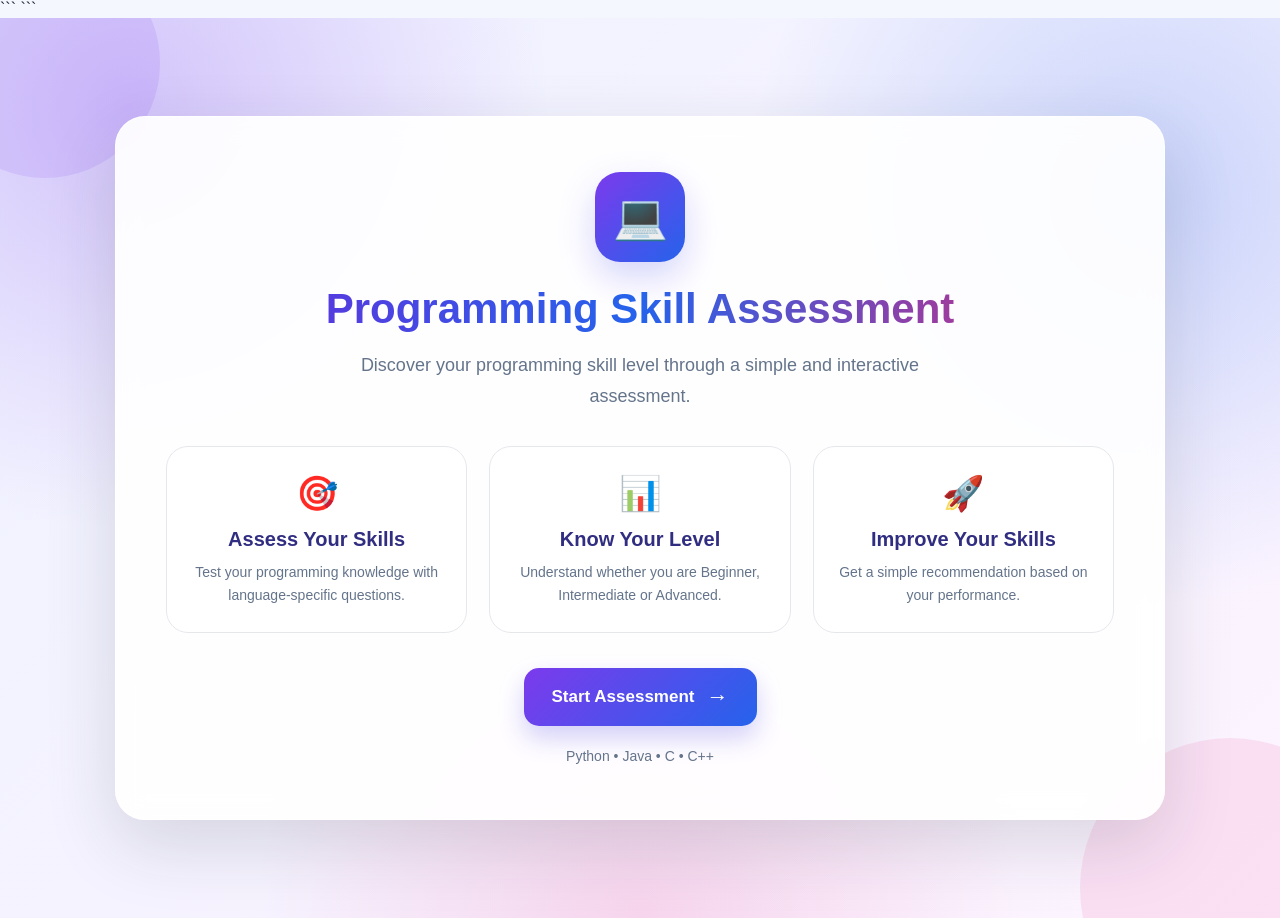
<file: index.html>
<!DOCTYPE html>

<html lang="en">

<head>


<meta charset="UTF-8">

<meta name="viewport" content="width=device-width, initial-scale=1.0">

<title>Programming Skill Assessment</title>

<link rel="stylesheet" href="style.css">
```

</head>

<body>

```
<div class="welcome-page">

    <div class="welcome-card">

        <div class="welcome-icon">
            💻
        </div>

        <h1>
            Programming Skill Assessment
        </h1>

        <p class="welcome-subtitle">
            Discover your programming skill level
            through a simple and interactive assessment.
        </p>


        <div class="features">

            <div class="feature-card">

                <div class="feature-icon">
                    🎯
                </div>

                <h3>
                    Assess Your Skills
                </h3>

                <p>
                    Test your programming knowledge
                    with language-specific questions.
                </p>

            </div>


            <div class="feature-card">

                <div class="feature-icon">
                    📊
                </div>

                <h3>
                    Know Your Level
                </h3>

                <p>
                    Understand whether you are
                    Beginner, Intermediate or Advanced.
                </p>

            </div>


            <div class="feature-card">

                <div class="feature-icon">
                    🚀
                </div>

                <h3>
                    Improve Your Skills
                </h3>

                <p>
                    Get a simple recommendation
                    based on your performance.
                </p>

            </div>

        </div>


        <a
            href="register.html"
            class="start-button"
        >

            Start Assessment

            <span>
                →
            </span>

        </a>


        <p class="welcome-note">
            Python • Java • C • C++
        </p>

    </div>

</div>


<script src="script.js"></script>


</body>

</html>
</file>
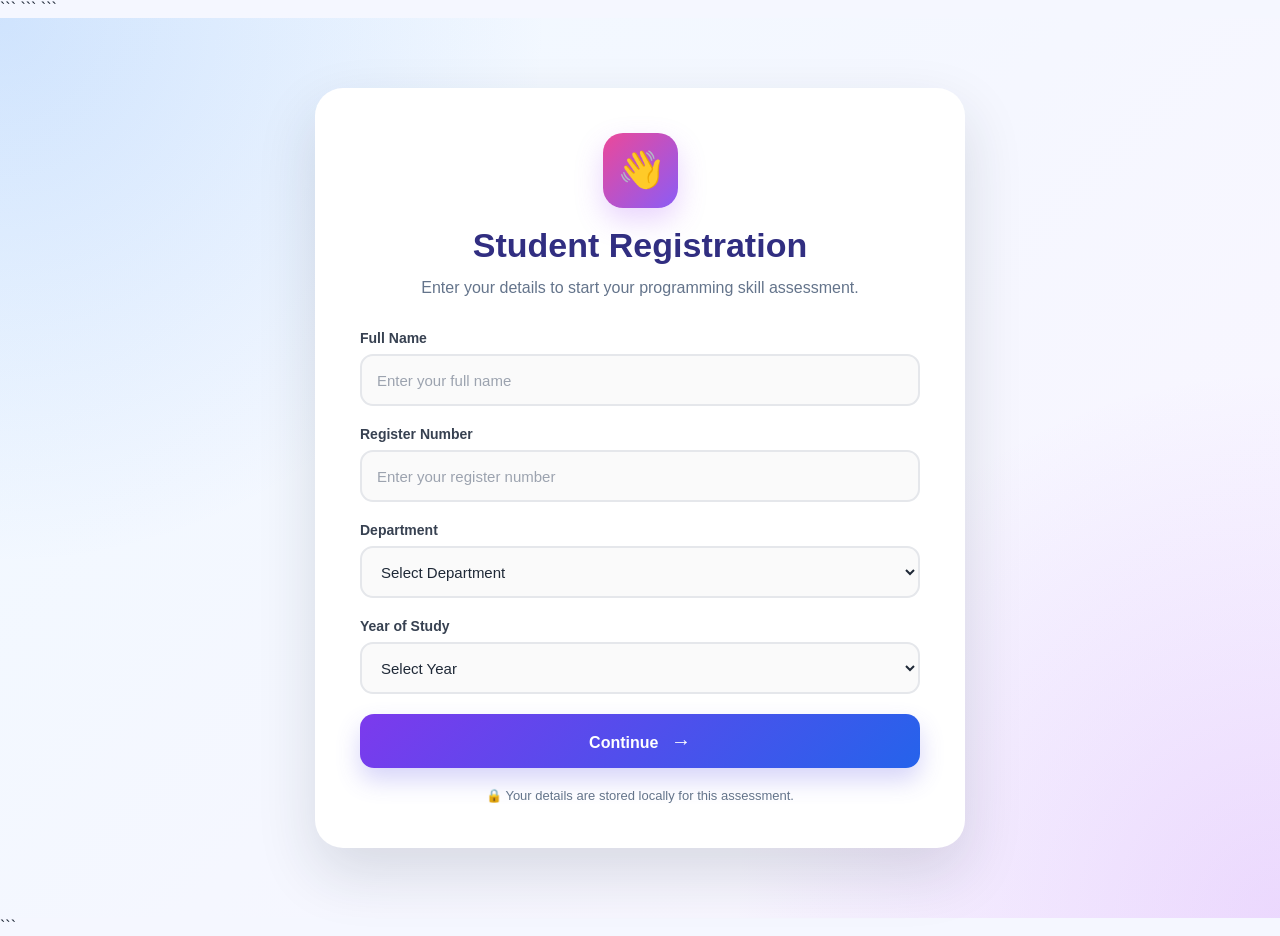
<file: language.html>
<!DOCTYPE html>

<html lang="en">

<head>

```
<meta charset="UTF-8">

<meta name="viewport" content="width=device-width, initial-scale=1.0">

<title>Select Programming Language</title>

<link rel="stylesheet" href="style.css">
```

</head>

<body>

```
<div class="language-page">

    <div class="language-wrapper">


        <!-- PAGE HEADER -->

        <div class="language-header">

            <div class="language-icon">
                💻
            </div>

            <h1>
                Choose Your Programming Language
            </h1>

            <p>
                Select a programming language to start your skill assessment.
            </p>

        </div>


        <!-- STUDENT DETAILS -->

        <div class="student-mini-card">

            <div class="student-details-left">

                <div class="student-mini-name" id="studentNameDisplay">
                    Student Name
                </div>

                <div class="student-mini-details">

                    <span id="studentRegisterDisplay">
                        Register Number
                    </span>

                    <span>
                        •
                    </span>

                    <span id="studentDepartmentDisplay">
                        Department
                    </span>

                    <span>
                        •
                    </span>

                    <span id="studentYearDisplay">
                        Year
                    </span>

                </div>

            </div>

            <div class="student-icon">
                🎓
            </div>

        </div>


        <!-- LANGUAGE SECTION -->

        <div class="language-selection">

            <h2>
                Select Language
            </h2>

            <p>
                Choose the language you want to test.
            </p>

        </div>


        <!-- LANGUAGE CARDS -->

        <div class="language-grid">


            <!-- PYTHON -->

            <div
                class="language-card"
                data-language="Python"
            >

                <div class="language-logo">
                    🐍
                </div>

                <h2>
                    Python
                </h2>

                <p>
                    Test your Python programming skills
                </p>

            </div>


            <!-- JAVA -->

            <div
                class="language-card"
                data-language="Java"
            >

                <div class="language-logo">
                    ☕
                </div>

                <h2>
                    Java
                </h2>

                <p>
                    Test your Java programming skills
                </p>

            </div>


            <!-- C -->

            <div
                class="language-card"
                data-language="C"
            >

                <div class="language-logo">
                    🔵
                </div>

                <h2>
                    C
                </h2>

                <p>
                    Test your C programming skills
                </p>

            </div>


            <!-- C++ -->

            <div
                class="language-card"
                data-language="C++"
            >

                <div class="language-logo">
                    ⚙️
                </div>

                <h2>
                    C++
                </h2>

                <p>
                    Test your C++ programming skills
                </p>

            </div>

        </div>


        <!-- START TEST BUTTON -->

        <button
            type="button"
            class="language-start"
            id="languageStartButton"
            disabled
        >

            Start Test

            <span>
                →
            </span>

        </button>


        <p
            class="language-message"
            id="languageMessage"
        >
            Please select a programming language.
        </p>


    </div>

</div>


<script>

    document.addEventListener("DOMContentLoaded", function () {


        /* ==========================================
           GET STUDENT DETAILS
        ========================================== */

        const savedDetails =
            localStorage.getItem("studentDetails");


        if (!savedDetails) {

            window.location.href = "register.html";

            return;

        }


        const studentDetails =
            JSON.parse(savedDetails);


        document.getElementById(
            "studentNameDisplay"
        ).textContent =
            studentDetails.name || "Student Name";


        document.getElementById(
            "studentRegisterDisplay"
        ).textContent =
            studentDetails.registerNo || "Register Number";


        document.getElementById(
            "studentDepartmentDisplay"
        ).textContent =
            studentDetails.department || "Department";


        document.getElementById(
            "studentYearDisplay"
        ).textContent =
            studentDetails.year || "Year";


        /* ==========================================
           LANGUAGE SELECTION
        ========================================== */

        const languageCards =
            document.querySelectorAll(".language-card");

        const startButton =
            document.getElementById("languageStartButton");

        const message =
            document.getElementById("languageMessage");


        let selectedLanguage = "";


        languageCards.forEach(function (card) {

            card.addEventListener("click", function () {


                /* Remove previous selection */

                languageCards.forEach(function (item) {

                    item.classList.remove("selected");

                });


                /* Select current language */

                card.classList.add("selected");


                selectedLanguage =
                    card.getAttribute("data-language");


                /* Save selected language */

                localStorage.setItem(
                    "selectedLanguage",
                    selectedLanguage
                );


                /* Enable Start Test button */

                startButton.disabled = false;


                startButton.classList.add("active");


                message.textContent =
                    selectedLanguage +
                    " selected. Click Start Test.";

            });

        });


        /* ==========================================
           START TEST
        ========================================== */

        startButton.addEventListener(
            "click",
            function () {


                if (selectedLanguage === "") {

                    message.textContent =
                        "Please select a programming language.";

                    return;

                }


                localStorage.setItem(
                    "selectedLanguage",
                    selectedLanguage
                );


                window.location.href =
                    "skill-test.html";

            }
        );


    });

</script>
```

</body>

</html>
</file>
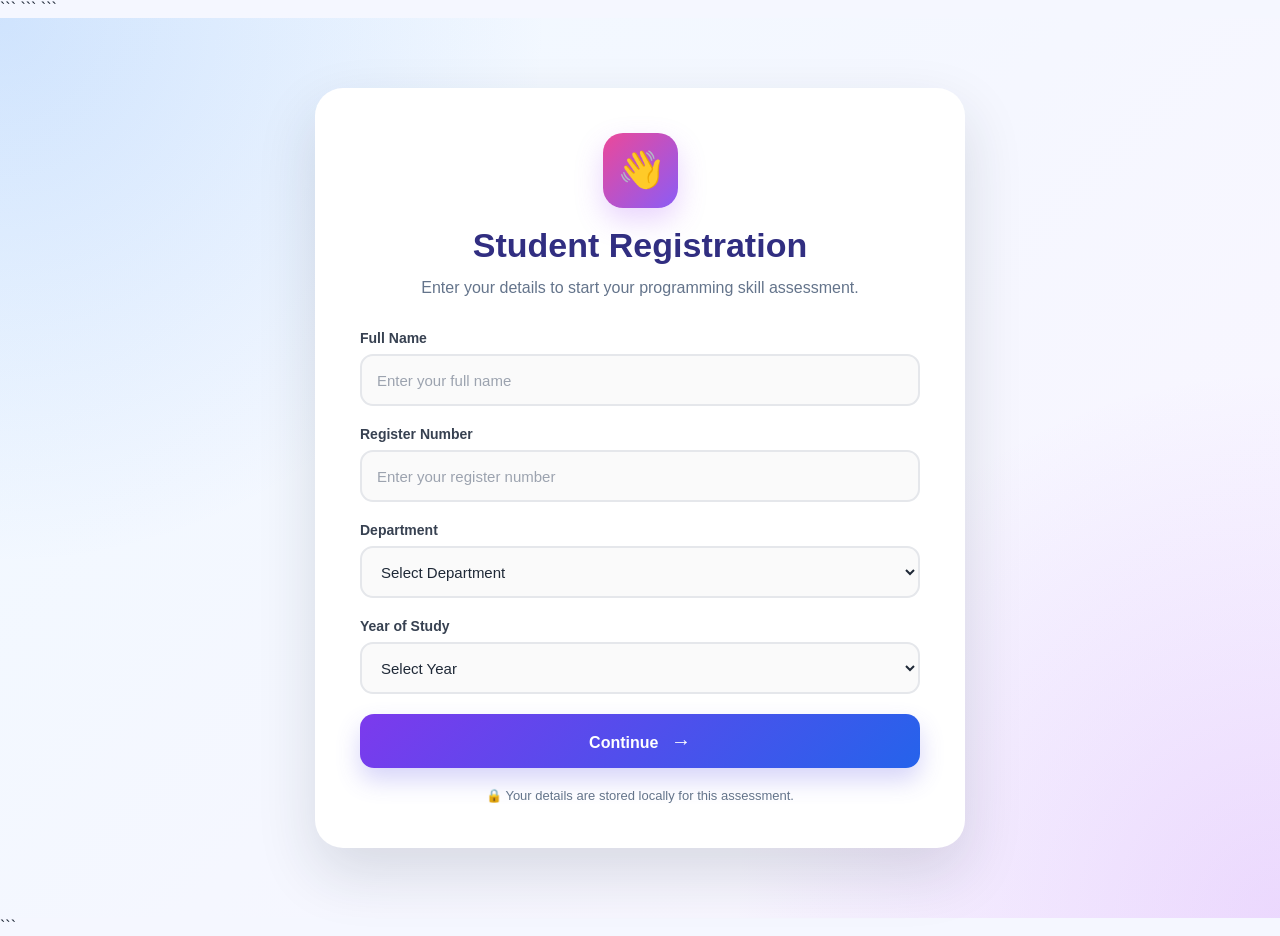
<file: register.html>
<!DOCTYPE html>

<html lang="en">

<head>

```
<meta charset="UTF-8">

<meta name="viewport" content="width=device-width, initial-scale=1.0">

<title>Student Registration</title>

<link rel="stylesheet" href="style.css">
```

</head>

<body>

```
<div class="registration-page">

    <div class="registration-card">

        <div class="registration-icon">
            👋
        </div>

        <h1>
            Student Registration
        </h1>

        <p class="registration-subtitle">
            Enter your details to start your programming skill assessment.
        </p>


        <form
            id="registrationForm"
            action="language.html"
            method="get"
        >

            <div class="input-group">

                <label for="studentName">
                    Full Name
                </label>

                <input
                    type="text"
                    id="studentName"
                    name="studentName"
                    placeholder="Enter your full name"
                    required
                >

            </div>


            <div class="input-group">

                <label for="registerNo">
                    Register Number
                </label>

                <input
                    type="text"
                    id="registerNo"
                    name="registerNo"
                    placeholder="Enter your register number"
                    required
                >

            </div>


            <div class="input-group">

                <label for="department">
                    Department
                </label>

                <select
                    id="department"
                    name="department"
                    required
                >

                    <option value="">
                        Select Department
                    </option>

                    <option value="CSE">
                        Computer Science and Engineering
                    </option>

                    <option value="ECE">
                        Electronics and Communication Engineering
                    </option>

                    <option value="EEE">
                        Electrical and Electronics Engineering
                    </option>

                    <option value="IT">
                        Information Technology
                    </option>

                </select>

            </div>


            <div class="input-group">

                <label for="year">
                    Year of Study
                </label>

                <select
                    id="year"
                    name="year"
                    required
                >

                    <option value="">
                        Select Year
                    </option>

                    <option value="1st Year">
                        1st Year
                    </option>

                    <option value="2nd Year">
                        2nd Year
                    </option>

                    <option value="3rd Year">
                        3rd Year
                    </option>

                    <option value="4th Year">
                        4th Year
                    </option>

                </select>

            </div>


            <button
                type="submit"
                class="continue-button"
            >

                Continue

                <span>
                    →
                </span>

            </button>

        </form>


        <p class="registration-note">

            🔒 Your details are stored locally for this assessment.

        </p>

    </div>

</div>


<script>

    document
        .getElementById("registrationForm")
        .addEventListener("submit", function () {

            const studentDetails = {

                name: document
                    .getElementById("studentName")
                    .value
                    .trim(),

                registerNo: document
                    .getElementById("registerNo")
                    .value
                    .trim(),

                department: document
                    .getElementById("department")
                    .value,

                year: document
                    .getElementById("year")
                    .value

            };


            localStorage.setItem(
                "studentDetails",
                JSON.stringify(studentDetails)
            );

        });

</script>
```

</body>

</html>
</file>
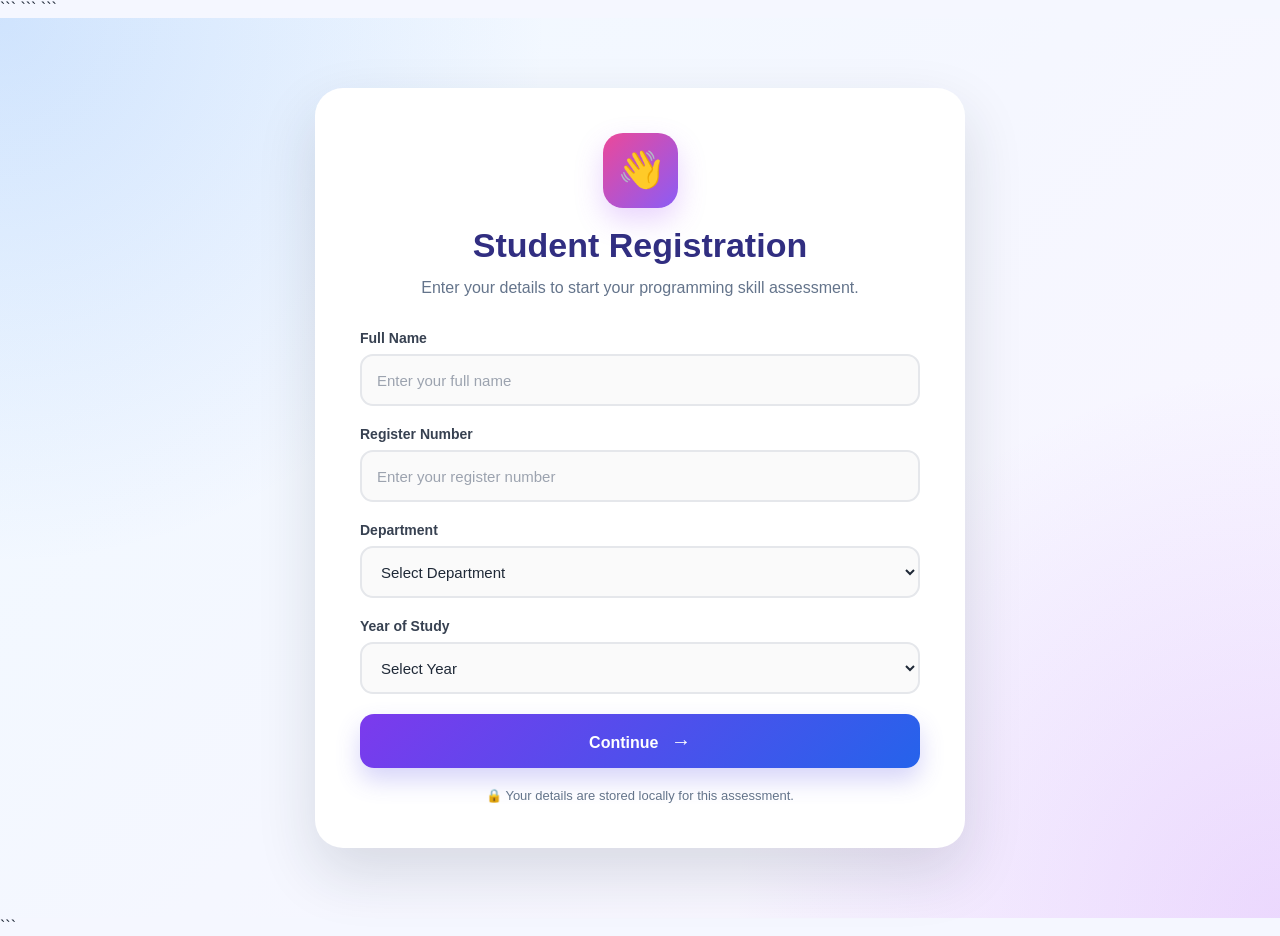
<file: result.html>
<!DOCTYPE html>

<html lang="en">

<head>

```
<meta charset="UTF-8">

<meta name="viewport" content="width=device-width, initial-scale=1.0">

<title>Assessment Result</title>

<link rel="stylesheet" href="style.css">
```

</head>

<body>

```
<div class="result-page">

    <div class="result-container">


        <!-- RESULT HEADER -->

        <div class="result-header">

            <div class="result-icon">
                🎉
            </div>

            <h1>
                Assessment Completed!
            </h1>

            <p>
                Here is your programming skill assessment result.
            </p>

        </div>


        <!-- STUDENT DETAILS -->

        <div class="student-result">


            <div class="student-result-item">

                <span class="result-label">
                    Student Name
                </span>

                <strong id="resultStudentName">
                    Student Name
                </strong>

            </div>


            <div class="student-result-item">

                <span class="result-label">
                    Register Number
                </span>

                <strong id="resultRegisterNo">
                    Register Number
                </strong>

            </div>


            <div class="student-result-item">

                <span class="result-label">
                    Department
                </span>

                <strong id="resultDepartment">
                    Department
                </strong>

            </div>


            <div class="student-result-item">

                <span class="result-label">
                    Programming Language
                </span>

                <strong id="resultLanguage">
                    Programming
                </strong>

            </div>


        </div>


        <!-- SCORE -->

        <div class="result-box">


            <div class="result-score-section">

                <p>
                    Your Score
                </p>

                <div
                    class="score"
                    id="score"
                >
                    0 / 10
                </div>

            </div>


            <div class="result-score-section">

                <p>
                    Percentage
                </p>

                <div
                    class="percentage"
                    id="percentage"
                >
                    0%
                </div>

            </div>


            <div class="result-score-section">

                <p>
                    Skill Level
                </p>

                <div
                    class="level"
                    id="level"
                >
                    Beginner
                </div>

            </div>


        </div>


        <!-- PROGRESS -->

        <div class="progress-wrapper">

            <div class="progress-title">

                <span>
                    Skill Assessment Progress
                </span>

                <span id="progressPercentage">
                    0%
                </span>

            </div>


            <div class="progress">

                <div
                    id="progressBar"
                    class="progress-bar"
                ></div>

            </div>

        </div>


        <!-- RECOMMENDATION -->

        <div class="recommendation">

            <div class="recommendation-icon">
                💡
            </div>


            <div>

                <h3>
                    Recommendation
                </h3>

                <p id="recommendation">
                    Keep learning and practicing your programming skills.
                </p>

            </div>

        </div>


        <!-- ACTION BUTTONS -->

        <div class="result-actions">


            <button
                type="button"
                class="result-button same-test"
                id="sameTestButton"
            >

                🔄 Take Same Test

            </button>


            <button
                type="button"
                class="result-button another-test"
                id="anotherTestButton"
            >

                💻 Choose Another Language

            </button>


        </div>


        <p class="result-footer">

            Keep practicing. Every question is a step
            towards becoming a better programmer! 🚀

        </p>


    </div>

</div>


<script>

    document.addEventListener(
        "DOMContentLoaded",
        function () {


            /* ==========================================
               GET SAVED DATA
            ========================================== */

            const savedDetails =
                localStorage.getItem(
                    "studentDetails"
                );


            const savedResult =
                localStorage.getItem(
                    "resultData"
                );


            const selectedLanguage =
                localStorage.getItem(
                    "selectedLanguage"
                );


            /* ==========================================
               CHECK DATA
            ========================================== */

            if (!savedDetails) {

                window.location.href =
                    "register.html";

                return;

            }


            if (!savedResult) {

                window.location.href =
                    "language.html";

                return;

            }


            const studentDetails =
                JSON.parse(savedDetails);


            const result =
                JSON.parse(savedResult);


            /* ==========================================
               STUDENT DETAILS
            ========================================== */

            document.getElementById(
                "resultStudentName"
            ).textContent =
                studentDetails.name;


            document.getElementById(
                "resultRegisterNo"
            ).textContent =
                studentDetails.registerNo;


            document.getElementById(
                "resultDepartment"
            ).textContent =
                studentDetails.department;


            document.getElementById(
                "resultLanguage"
            ).textContent =
                result.language ||
                selectedLanguage ||
                "Programming";


            /* ==========================================
               SCORE
            ========================================== */

            document.getElementById(
                "score"
            ).textContent =
                result.score +
                " / " +
                result.total;


            /* ==========================================
               PERCENTAGE
            ========================================== */

            document.getElementById(
                "percentage"
            ).textContent =
                result.percentage +
                "%";


            document.getElementById(
                "progressPercentage"
            ).textContent =
                result.percentage +
                "%";


            /* ==========================================
               LEVEL
            ========================================== */

            document.getElementById(
                "level"
            ).textContent =
                result.level;


            /* ==========================================
               RECOMMENDATION
            ========================================== */

            document.getElementById(
                "recommendation"
            ).textContent =
                result.recommendation;


            /* ==========================================
               PROGRESS BAR
            ========================================== */

            document.getElementById(
                "progressBar"
            ).style.width =
                result.percentage + "%";


            /* ==========================================
               SAME TEST
            ========================================== */

            document.getElementById(
                "sameTestButton"
            ).addEventListener(
                "click",
                function () {


                    localStorage.removeItem(
                        "resultData"
                    );


                    window.location.href =
                        "skill-test.html";

                }
            );


            /* ==========================================
               ANOTHER LANGUAGE
            ========================================== */

            document.getElementById(
                "anotherTestButton"
            ).addEventListener(
                "click",
                function () {


                    localStorage.removeItem(
                        "resultData"
                    );


                    localStorage.removeItem(
                        "selectedLanguage"
                    );


                    window.location.href =
                        "language.html";

                }
            );


        }
    );

</script>
```

</body>

</html>
</file>
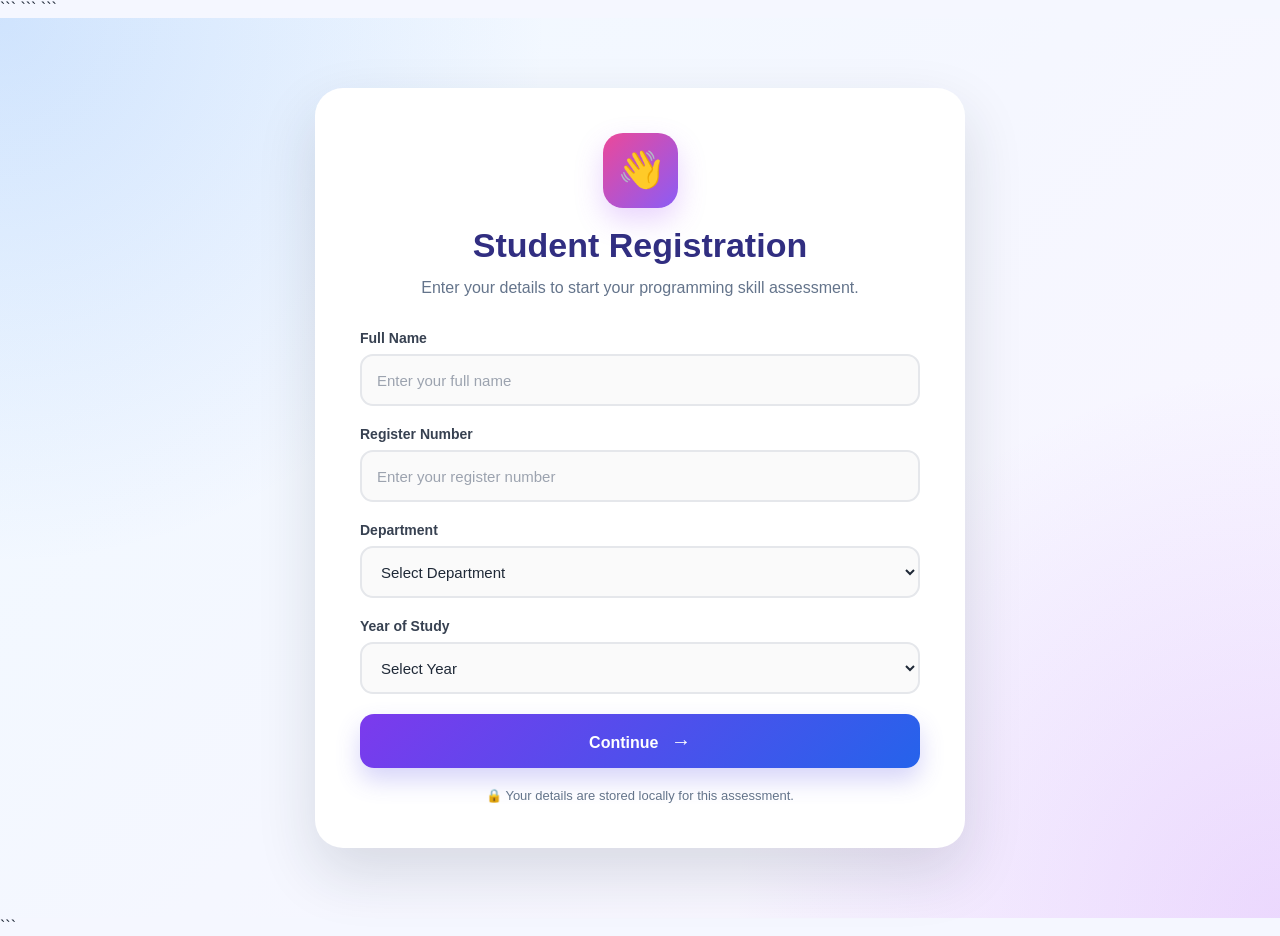
<file: skill-test.html>
<!DOCTYPE html>

<html lang="en">

<head>

```
<meta charset="UTF-8">

<meta name="viewport" content="width=device-width, initial-scale=1.0">

<title>Programming Skill Test</title>

<link rel="stylesheet" href="style.css">
```

</head>

<body>

```
<div class="test-page">

    <div class="test-container">


        <!-- HEADER -->

        <div class="test-header">

            <div class="test-icon">
                📝
            </div>

            <h1>

                <span id="testLanguage">
                    Programming
                </span>

                Skill Test

            </h1>

            <p>
                Answer all the questions and submit your test.
            </p>

        </div>


        <!-- STUDENT INFORMATION -->

        <div class="student-info">

            <div class="student-test-item">

                <strong>
                    Student
                </strong>

                <span id="testStudentName">
                    Student Name
                </span>

            </div>


            <div class="student-test-item">

                <strong>
                    Register Number
                </strong>

                <span id="testRegisterNo">
                    Register Number
                </span>

            </div>


            <div class="student-test-item">

                <strong>
                    Department
                </strong>

                <span id="testDepartment">
                    Department
                </span>

            </div>


            <div class="student-test-item">

                <strong>
                    Language
                </strong>

                <span id="testLanguageInfo">
                    Programming
                </span>

            </div>

        </div>


        <!-- TEST FORM -->

        <form id="skillTestForm">


            <!-- QUESTIONS WILL BE LOADED HERE -->

            <div id="questionsContainer"></div>


            <!-- SUBMIT -->

            <button
                type="submit"
                class="submit-test-button"
            >

                Submit Test

                <span>
                    →
                </span>

            </button>

        </form>


    </div>

</div>


<script>

    document.addEventListener("DOMContentLoaded", function () {


        /* ==========================================
           GET STUDENT DETAILS
        ========================================== */

        const savedDetails =
            localStorage.getItem("studentDetails");


        const selectedLanguage =
            localStorage.getItem("selectedLanguage");


        /* ==========================================
           CHECK DATA
        ========================================== */

        if (!savedDetails) {

            window.location.href =
                "register.html";

            return;

        }


        if (!selectedLanguage) {

            window.location.href =
                "language.html";

            return;

        }


        const studentDetails =
            JSON.parse(savedDetails);


        /* ==========================================
           DISPLAY STUDENT DETAILS
        ========================================== */

        document.getElementById(
            "testStudentName"
        ).textContent =
            studentDetails.name;


        document.getElementById(
            "testRegisterNo"
        ).textContent =
            studentDetails.registerNo;


        document.getElementById(
            "testDepartment"
        ).textContent =
            studentDetails.department;


        document.getElementById(
            "testLanguage"
        ).textContent =
            selectedLanguage;


        document.getElementById(
            "testLanguageInfo"
        ).textContent =
            selectedLanguage;


        /* ==========================================
           QUESTIONS
        ========================================== */

        const questions = {


            Python: [

                {
                    question:
                        "Which keyword is used to define a function in Python?",

                    options: [
                        "function",
                        "def",
                        "fun",
                        "define"
                    ],

                    answer: "def"
                },


                {
                    question:
                        "Which symbol is used for comments in Python?",

                    options: [
                        "//",
                        "/* */",
                        "#",
                        "<!-- -->"
                    ],

                    answer: "#"
                },


                {
                    question:
                        "Which data type is used to store True or False?",

                    options: [
                        "int",
                        "string",
                        "bool",
                        "float"
                    ],

                    answer: "bool"
                },


                {
                    question:
                        "Which function is used to display output in Python?",

                    options: [
                        "display()",
                        "print()",
                        "show()",
                        "output()"
                    ],

                    answer: "print()"
                },


                {
                    question:
                        "Which collection is ordered and changeable?",

                    options: [
                        "tuple",
                        "set",
                        "list",
                        "string"
                    ],

                    answer: "list"
                },


                {
                    question:
                        "Which operator is used for exponentiation in Python?",

                    options: [
                        "^",
                        "**",
                        "//",
                        "%%"
                    ],

                    answer: "**"
                },


                {
                    question:
                        "Which keyword is used to create a class?",

                    options: [
                        "object",
                        "class",
                        "define",
                        "struct"
                    ],

                    answer: "class"
                },


                {
                    question:
                        "Which function returns the length of a list?",

                    options: [
                        "size()",
                        "length()",
                        "count()",
                        "len()"
                    ],

                    answer: "len()"
                },


                {
                    question:
                        "Which keyword is used for a loop over a sequence?",

                    options: [
                        "repeat",
                        "for",
                        "loop",
                        "iterate"
                    ],

                    answer: "for"
                },


                {
                    question:
                        "Which value represents an empty value in Python?",

                    options: [
                        "empty",
                        "null",
                        "None",
                        "void"
                    ],

                    answer: "None"
                }

            ],


            Java: [

                {
                    question:
                        "Which keyword is used to create a class in Java?",

                    options: [
                        "class",
                        "struct",
                        "define",
                        "object"
                    ],

                    answer: "class"
                },


                {
                    question:
                        "Which method is the starting point of a Java program?",

                    options: [
                        "start()",
                        "run()",
                        "main()",
                        "execute()"
                    ],

                    answer: "main()"
                },


                {
                    question:
                        "Which keyword is used to inherit a class?",

                    options: [
                        "implements",
                        "extends",
                        "inherits",
                        "super"
                    ],

                    answer: "extends"
                },


                {
                    question:
                        "Which data type stores true or false?",

                    options: [
                        "boolean",
                        "bool",
                        "bit",
                        "logical"
                    ],

                    answer: "boolean"
                },


                {
                    question:
                        "Which symbol ends a Java statement?",

                    options: [
                        ":",
                        ".",
                        ";",
                        ","
                    ],

                    answer: ";"
                },


                {
                    question:
                        "Which keyword is used to create an object?",

                    options: [
                        "create",
                        "object",
                        "new",
                        "make"
                    ],

                    answer: "new"
                },


                {
                    question:
                        "Which keyword prevents a class from being inherited?",

                    options: [
                        "static",
                        "private",
                        "final",
                        "const"
                    ],

                    answer: "final"
                },


                {
                    question:
                        "Which package contains Scanner class?",

                    options: [
                        "java.io",
                        "java.util",
                        "java.lang",
                        "java.net"
                    ],

                    answer: "java.util"
                },


                {
                    question:
                        "Which concept allows multiple methods with the same name?",

                    options: [
                        "Inheritance",
                        "Encapsulation",
                        "Overloading",
                        "Abstraction"
                    ],

                    answer: "Overloading"
                },


                {
                    question:
                        "Which keyword is used to handle exceptions?",

                    options: [
                        "try",
                        "check",
                        "error",
                        "handle"
                    ],

                    answer: "try"
                }

            ],


            C: [

                {
                    question:
                        "Which function is the starting point of a C program?",

                    options: [
                        "start()",
                        "main()",
                        "begin()",
                        "run()"
                    ],

                    answer: "main()"
                },


                {
                    question:
                        "Which symbol is used for a single-line comment in C?",

                    options: [
                        "#",
                        "//",
                        "<!--",
                        "**"
                    ],

                    answer: "//"
                },


                {
                    question:
                        "Which header file is used for printf()?",

                    options: [
                        "stdlib.h",
                        "string.h",
                        "stdio.h",
                        "math.h"
                    ],

                    answer: "stdio.h"
                },


                {
                    question:
                        "Which data type stores a single character?",

                    options: [
                        "string",
                        "char",
                        "character",
                        "text"
                    ],

                    answer: "char"
                },


                {
                    question:
                        "Which operator is used to get the address of a variable?",

                    options: [
                        "*",
                        "&",
                        "#",
                        "@"
                    ],

                    answer: "&"
                },


                {
                    question:
                        "Which loop executes at least once?",

                    options: [
                        "for",
                        "while",
                        "do-while",
                        "if"
                    ],

                    answer: "do-while"
                },


                {
                    question:
                        "Which keyword is used to declare a constant variable?",

                    options: [
                        "constant",
                        "const",
                        "fixed",
                        "final"
                    ],

                    answer: "const"
                },


                {
                    question:
                        "Which function is used to read formatted input?",

                    options: [
                        "input()",
                        "read()",
                        "scanf()",
                        "get()"
                    ],

                    answer: "scanf()"
                },


                {
                    question:
                        "Which symbol is used to access a structure member?",

                    options: [
                        ".",
                        "->",
                        ":",
                        "#"
                    ],

                    answer: "."
                },


                {
                    question:
                        "Which keyword is used to return a value from a function?",

                    options: [
                        "send",
                        "return",
                        "back",
                        "value"
                    ],

                    answer: "return"
                }

            ],


            "C++": [

                {
                    question:
                        "Which symbol is used for single-line comments in C++?",

                    options: [
                        "#",
                        "//",
                        "<!-- -->",
                        "**"
                    ],

                    answer: "//"
                },


                {
                    question:
                        "Which keyword is used to create a class?",

                    options: [
                        "class",
                        "object",
                        "struct",
                        "define"
                    ],

                    answer: "class"
                },


                {
                    question:
                        "Which feature allows the same function name with different parameters?",

                    options: [
                        "Inheritance",
                        "Overloading",
                        "Encapsulation",
                        "Abstraction"
                    ],

                    answer: "Overloading"
                },


                {
                    question:
                        "Which operator is used to allocate memory dynamically?",

                    options: [
                        "malloc",
                        "alloc",
                        "new",
                        "create"
                    ],

                    answer: "new"
                },


                {
                    question:
                        "Which operator is used to release memory allocated using new?",

                    options: [
                        "free",
                        "delete",
                        "remove",
                        "clear"
                    ],

                    answer: "delete"
                },


                {
                    question:
                        "Which header is commonly used for input and output in C++?",

                    options: [
                        "stdio.h",
                        "iostream",
                        "input.h",
                        "stream.h"
                    ],

                    answer: "iostream"
                },


                {
                    question:
                        "Which object is commonly used for output in C++?",

                    options: [
                        "cin",
                        "cout",
                        "print",
                        "output"
                    ],

                    answer: "cout"
                },


                {
                    question:
                        "Which object is commonly used for input in C++?",

                    options: [
                        "cin",
                        "cout",
                        "scan",
                        "input"
                    ],

                    answer: "cin"
                },


                {
                    question:
                        "Which concept hides internal implementation details?",

                    options: [
                        "Abstraction",
                        "Inheritance",
                        "Overloading",
                        "Compilation"
                    ],

                    answer: "Abstraction"
                },


                {
                    question:
                        "Which feature allows a derived class to use properties of a base class?",

                    options: [
                        "Polymorphism",
                        "Inheritance",
                        "Encapsulation",
                        "Abstraction"
                    ],

                    answer: "Inheritance"
                }

            ]

        };


        /* ==========================================
           GET QUESTIONS
        ========================================== */

        const currentQuestions =
            questions[selectedLanguage];


        if (!currentQuestions) {

            window.location.href =
                "language.html";

            return;

        }


        const questionsContainer =
            document.getElementById(
                "questionsContainer"
            );


        /* ==========================================
           DISPLAY QUESTIONS
        ========================================== */

        currentQuestions.forEach(
            function (item, index) {


                const questionCard =
                    document.createElement("div");


                questionCard.className =
                    "question-card";


                let optionsHTML = "";


                item.options.forEach(
                    function (option) {

                        optionsHTML += `

                            <label class="option-label">

                                <input
                                    type="radio"
                                    name="question${index}"
                                    value="${option}"
                                    required
                                >

                                <span>
                                    ${option}
                                </span>

                            </label>

                        `;

                    }
                );


                questionCard.innerHTML = `

                    <div class="question-number">

                        Question ${index + 1}

                    </div>

                    <h3>

                        ${item.question}

                    </h3>

                    <div class="options">

                        ${optionsHTML}

                    </div>

                `;


                questionsContainer.appendChild(
                    questionCard
                );

            }
        );


        /* ==========================================
           SUBMIT TEST
        ========================================== */

        document
            .getElementById("skillTestForm")
            .addEventListener(
                "submit",
                function (event) {


                    event.preventDefault();


                    let score = 0;


                    currentQuestions.forEach(
                        function (item, index) {


                            const selected =
                                document.querySelector(
                                    `input[name="question${index}"]:checked`
                                );


                            if (
                                selected &&
                                selected.value === item.answer
                            ) {

                                score++;

                            }

                        }
                    );


                    const total =
                        currentQuestions.length;


                    const percentage =
                        Math.round(
                            (score / total) * 100
                        );


                    let level;


                    if (percentage >= 80) {

                        level = "Advanced";

                    } else if (percentage >= 50) {

                        level = "Intermediate";

                    } else {

                        level = "Beginner";

                    }


                    let recommendation;


                    if (level === "Advanced") {

                        recommendation =
                            "Excellent performance! Keep practicing advanced concepts and problem-solving.";

                    } else if (level === "Intermediate") {

                        recommendation =
                            "Good performance! Practice more programming problems to improve your skills.";

                    } else {

                        recommendation =
                            "Keep learning the basics and practice simple programming problems regularly.";

                    }


                    const resultData = {

                        score: score,

                        total: total,

                        percentage: percentage,

                        level: level,

                        recommendation: recommendation,

                        language: selectedLanguage

                    };


                    localStorage.setItem(
                        "resultData",
                        JSON.stringify(resultData)
                    );


                    window.location.href =
                        "result.html";

                }
            );


    });

</script>
```

</body>

</html>
</file>
<file: style.css>
* {
  box-sizing: border-box;
  margin: 0;
  padding: 0;
  }

html {
scroll-behavior: smooth;
}

body {
font-family: Arial, Helvetica, sans-serif;
min-height: 100vh;
color: #1f2937;
background: #f5f7ff;
}

/* =========================================
COMMON
========================================= */

button,
input,
select {
font-family: inherit;
}

button {
cursor: pointer;
}

::selection {
background: #7c3aed;
color: white;
}

::-webkit-scrollbar {
width: 8px;
}

::-webkit-scrollbar-track {
background: #eef2ff;
}

::-webkit-scrollbar-thumb {
background: #8b5cf6;
border-radius: 10px;
}

/* =========================================
WELCOME PAGE
========================================= */

.welcome-page {
min-height: 100vh;
display: flex;
align-items: center;
justify-content: center;
padding: 40px 20px;
position: relative;
overflow: hidden;
background:
radial-gradient(circle at 10% 10%, rgba(124, 58, 237, 0.25), transparent 30%),
radial-gradient(circle at 90% 20%, rgba(37, 99, 235, 0.22), transparent 30%),
radial-gradient(circle at 50% 100%, rgba(236, 72, 153, 0.18), transparent 35%),
linear-gradient(135deg, #eef2ff, #fdf4ff);
}

.welcome-page::before {
content: "";
width: 230px;
height: 230px;
position: absolute;
top: -70px;
left: -70px;
border-radius: 50%;
background: rgba(124, 58, 237, 0.12);
}

.welcome-page::after {
content: "";
width: 300px;
height: 300px;
position: absolute;
bottom: -120px;
right: -100px;
border-radius: 50%;
background: rgba(236, 72, 153, 0.12);
}

.welcome-card {
width: 100%;
max-width: 1050px;
padding: 55px 50px;
text-align: center;
background: rgba(255, 255, 255, 0.92);
border: 1px solid rgba(255, 255, 255, 0.8);
border-radius: 30px;
box-shadow: 0 25px 70px rgba(31, 41, 55, 0.15);
backdrop-filter: blur(12px);
position: relative;
z-index: 2;
}

.welcome-icon {
width: 90px;
height: 90px;
margin: 0 auto 22px;
display: flex;
align-items: center;
justify-content: center;
font-size: 44px;
border-radius: 25px;
background: linear-gradient(135deg, #7c3aed, #2563eb);
box-shadow: 0 15px 35px rgba(99, 102, 241, 0.28);
animation: floatIcon 3s ease-in-out infinite;
}

.welcome-card h1 {
font-size: 42px;
line-height: 1.2;
margin-bottom: 16px;
background: linear-gradient(90deg, #6d28d9, #2563eb, #db2777);
-webkit-background-clip: text;
-webkit-text-fill-color: transparent;
background-clip: text;
}

.welcome-subtitle {
max-width: 650px;
margin: 0 auto 35px;
font-size: 18px;
line-height: 1.7;
color: #64748b;
}

.features {
display: grid;
grid-template-columns: repeat(3, 1fr);
gap: 22px;
margin: 35px 0;
}

.feature-card {
padding: 26px 20px;
border-radius: 22px;
background: #ffffff;
border: 1px solid #e5e7eb;
transition: 0.3s ease;
}

.feature-card:hover {
transform: translateY(-8px);
box-shadow: 0 15px 35px rgba(99, 102, 241, 0.15);
border-color: #c4b5fd;
}

.feature-icon {
font-size: 34px;
margin-bottom: 15px;
}

.feature-card h3 {
font-size: 20px;
margin-bottom: 10px;
color: #312e81;
}

.feature-card p {
font-size: 14px;
line-height: 1.6;
color: #64748b;
}

.start-button {
display: inline-flex;
align-items: center;
justify-content: center;
gap: 12px;
min-width: 230px;
padding: 16px 28px;
text-decoration: none;
color: white;
font-size: 17px;
font-weight: bold;
border-radius: 15px;
background: linear-gradient(135deg, #7c3aed, #2563eb);
box-shadow: 0 12px 25px rgba(79, 70, 229, 0.25);
transition: 0.3s ease;
}

.start-button:hover {
transform: translateY(-3px);
box-shadow: 0 18px 32px rgba(79, 70, 229, 0.35);
}

.start-button span {
font-size: 22px;
}

.welcome-note {
margin-top: 22px;
color: #64748b;
font-size: 14px;
}

/* =========================================
REGISTRATION PAGE
========================================= */

.registration-page {
min-height: 100vh;
display: flex;
align-items: center;
justify-content: center;
padding: 35px 20px;
background:
radial-gradient(circle at top left, rgba(59, 130, 246, 0.18), transparent 35%),
radial-gradient(circle at bottom right, rgba(168, 85, 247, 0.18), transparent 35%),
linear-gradient(135deg, #f0f9ff, #faf5ff);
}

.registration-card {
width: 100%;
max-width: 650px;
padding: 45px;
background: white;
border-radius: 28px;
box-shadow: 0 25px 60px rgba(31, 41, 55, 0.14);
}

.registration-icon {
width: 75px;
height: 75px;
margin: 0 auto 18px;
display: flex;
align-items: center;
justify-content: center;
border-radius: 20px;
background: linear-gradient(135deg, #ec4899, #8b5cf6);
font-size: 36px;
box-shadow: 0 12px 28px rgba(168, 85, 247, 0.25);
animation: floatIcon 3s ease-in-out infinite;
}

.registration-card h1 {
text-align: center;
font-size: 34px;
color: #312e81;
margin-bottom: 10px;
}

.registration-subtitle {
text-align: center;
color: #64748b;
line-height: 1.6;
margin-bottom: 30px;
}

.input-group {
margin-bottom: 20px;
}

.input-group label {
display: block;
margin-bottom: 8px;
font-size: 14px;
font-weight: bold;
color: #374151;
}

.input-group input,
.input-group select {
width: 100%;
height: 52px;
padding: 0 15px;
border: 2px solid #e5e7eb;
border-radius: 13px;
outline: none;
background: #fafafa;
color: #1f2937;
font-size: 15px;
transition: 0.25s ease;
}

.input-group input::placeholder {
color: #9ca3af;
}

.input-group input:focus,
.input-group select:focus {
background: white;
border-color: #7c3aed;
box-shadow: 0 0 0 4px rgba(124, 58, 237, 0.1);
}

.continue-button {
width: 100%;
height: 54px;
border: none;
border-radius: 14px;
color: white;
font-size: 16px;
font-weight: bold;
background: linear-gradient(135deg, #7c3aed, #2563eb);
box-shadow: 0 12px 25px rgba(79, 70, 229, 0.23);
transition: 0.3s ease;
}

.continue-button:hover {
transform: translateY(-2px);
box-shadow: 0 18px 32px rgba(79, 70, 229, 0.32);
}

.continue-button span {
margin-left: 8px;
font-size: 20px;
}

.registration-note {
margin-top: 20px;
text-align: center;
font-size: 13px;
color: #64748b;
}

/* =========================================
LANGUAGE PAGE
========================================= */

.language-page {
min-height: 100vh;
padding: 45px 20px;
background:
radial-gradient(circle at 10% 5%, rgba(59, 130, 246, 0.16), transparent 30%),
radial-gradient(circle at 95% 10%, rgba(236, 72, 153, 0.16), transparent 30%),
linear-gradient(135deg, #eef2ff, #fdf4ff);
}

.language-wrapper {
width: 100%;
max-width: 1050px;
margin: 0 auto;
}

.language-header {
text-align: center;
margin-bottom: 28px;
}

.language-icon {
width: 78px;
height: 78px;
margin: 0 auto 18px;
display: flex;
align-items: center;
justify-content: center;
border-radius: 22px;
font-size: 38px;
background: linear-gradient(135deg, #2563eb, #7c3aed);
box-shadow: 0 14px 30px rgba(79, 70, 229, 0.24);
}

.language-header h1 {
font-size: 34px;
color: #312e81;
margin-bottom: 10px;
}

.language-header p {
color: #64748b;
}

.student-mini-card {
display: flex;
align-items: center;
justify-content: space-between;
gap: 20px;
padding: 22px 25px;
margin-bottom: 32px;
border-radius: 20px;
background: white;
border: 1px solid #e5e7eb;
box-shadow: 0 12px 30px rgba(31, 41, 55, 0.08);
}

.student-details-left {
min-width: 0;
}

.student-mini-name {
font-size: 21px;
font-weight: bold;
color: #312e81;
margin-bottom: 8px;
}

.student-mini-details {
display: flex;
flex-wrap: wrap;
gap: 8px;
color: #64748b;
font-size: 14px;
}

.student-icon {
width: 55px;
height: 55px;
flex-shrink: 0;
display: flex;
align-items: center;
justify-content: center;
font-size: 27px;
border-radius: 16px;
background: #eef2ff;
}

.language-selection {
text-align: center;
margin-bottom: 25px;
}

.language-selection h2 {
font-size: 27px;
color: #1e1b4b;
margin-bottom: 8px;
}

.language-selection p {
color: #64748b;
}

.language-grid {
display: grid;
grid-template-columns: repeat(4, 1fr);
gap: 22px;
}

.language-card {
padding: 30px 18px;
text-align: center;
border-radius: 24px;
background: white;
border: 2px solid #e5e7eb;
box-shadow: 0 10px 25px rgba(31, 41, 55, 0.07);
transition: 0.3s ease;
user-select: none;
}

.language-card:hover {
transform: translateY(-8px);
border-color: #a78bfa;
box-shadow: 0 18px 35px rgba(79, 70, 229, 0.15);
}

.language-card.selected {
transform: translateY(-5px);
border-color: #7c3aed;
background: linear-gradient(145deg, #faf5ff, #eff6ff);
box-shadow: 0 18px 35px rgba(124, 58, 237, 0.18);
}

.language-logo {
width: 72px;
height: 72px;
margin: 0 auto 16px;
display: flex;
align-items: center;
justify-content: center;
border-radius: 20px;
font-size: 36px;
background: #f3f4f6;
}

.language-card.selected .language-logo {
background: white;
box-shadow: 0 8px 20px rgba(31, 41, 55, 0.08);
}

.language-card h2 {
color: #312e81;
margin-bottom: 9px;
font-size: 22px;
}

.language-card p {
color: #64748b;
line-height: 1.5;
font-size: 13px;
}

.language-start {
display: block;
width: 230px;
height: 53px;
margin: 32px auto 0;
border: none;
border-radius: 14px;
color: white;
font-size: 16px;
font-weight: bold;
background: #cbd5e1;
cursor: not-allowed;
transition: 0.3s ease;
}

.language-start.active {
background: linear-gradient(135deg, #7c3aed, #2563eb);
cursor: pointer;
box-shadow: 0 12px 26px rgba(79, 70, 229, 0.24);
}

.language-start.active:hover {
transform: translateY(-3px);
box-shadow: 0 18px 32px rgba(79, 70, 229, 0.32);
}

.language-start span {
margin-left: 8px;
font-size: 20px;
}

.language-message {
text-align: center;
margin-top: 14px;
color: #64748b;
font-size: 13px;
}

/* =========================================
SKILL TEST PAGE
========================================= */

.test-page {
min-height: 100vh;
padding: 30px 20px 50px;
background:
radial-gradient(circle at 5% 0%, rgba(59, 130, 246, 0.14), transparent 30%),
radial-gradient(circle at 100% 100%, rgba(168, 85, 247, 0.14), transparent 30%),
#f8fafc;
}

.test-container {
width: 100%;
max-width: 950px;
margin: 0 auto;
}

.test-header {
padding: 28px 32px;
margin-bottom: 22px;
border-radius: 22px;
background: white;
box-shadow: 0 10px 28px rgba(31, 41, 55, 0.08);
}

.test-title {
display: flex;
align-items: center;
justify-content: space-between;
gap: 20px;
margin-bottom: 12px;
}

.test-title h1 {
color: #312e81;
font-size: 30px;
}

.test-language {
padding: 9px 15px;
border-radius: 30px;
color: #5b21b6;
font-size: 14px;
font-weight: bold;
background: #f3e8ff;
}

.test-header p {
color: #64748b;
line-height: 1.6;
}

.test-info {
display: flex;
flex-wrap: wrap;
gap: 12px;
margin-top: 18px;
}

.test-info span {
padding: 8px 12px;
border-radius: 10px;
background: #f8fafc;
color: #475569;
font-size: 13px;
}

.question-card {
padding: 28px;
margin-bottom: 18px;
border-radius: 20px;
background: white;
border: 1px solid #e5e7eb;
box-shadow: 0 8px 22px rgba(31, 41, 55, 0.06);
}

.question-number {
display: inline-block;
padding: 6px 11px;
margin-bottom: 12px;
border-radius: 8px;
color: white;
font-size: 12px;
font-weight: bold;
background: linear-gradient(135deg, #7c3aed, #2563eb);
}

.question-card h3 {
font-size: 17px;
color: #1e293b;
line-height: 1.6;
margin-bottom: 18px;
}

.option-group {
display: flex;
flex-direction: column;
gap: 10px;
}

.option {
display: flex;
align-items: center;
gap: 12px;
padding: 13px 15px;
border: 2px solid #e5e7eb;
border-radius: 12px;
background: #fafafa;
cursor: pointer;
transition: 0.2s ease;
}

.option:hover {
border-color: #a78bfa;
background: #faf5ff;
}

.option input {
accent-color: #7c3aed;
}

.option label {
flex: 1;
color: #374151;
font-size: 14px;
cursor: pointer;
}

.submit-test-button {
display: block;
width: 240px;
height: 55px;
margin: 30px auto 0;
border: none;
border-radius: 14px;
color: white;
font-size: 16px;
font-weight: bold;
background: linear-gradient(135deg, #7c3aed, #2563eb);
box-shadow: 0 13px 28px rgba(79, 70, 229, 0.25);
transition: 0.3s ease;
}

.submit-test-button:hover {
transform: translateY(-3px);
box-shadow: 0 18px 35px rgba(79, 70, 229, 0.32);
}

/* =========================================
RESULT PAGE
========================================= */

.result-page {
min-height: 100vh;
padding: 45px 20px;
background:
radial-gradient(circle at 5% 10%, rgba(34, 197, 94, 0.12), transparent 30%),
radial-gradient(circle at 95% 10%, rgba(124, 58, 237, 0.15), transparent 30%),
linear-gradient(135deg, #f0fdf4, #f5f3ff);
}

.result-container {
width: 100%;
max-width: 1000px;
margin: 0 auto;
}

.result-header {
text-align: center;
margin-bottom: 25px;
}

.result-icon {
width: 82px;
height: 82px;
margin: 0 auto 18px;
display: flex;
align-items: center;
justify-content: center;
border-radius: 24px;
font-size: 39px;
background: linear-gradient(135deg, #22c55e, #16a34a);
box-shadow: 0 14px 30px rgba(34, 197, 94, 0.22);
animation: floatIcon 3s ease-in-out infinite;
}

.result-header h1 {
font-size: 35px;
color: #166534;
margin-bottom: 10px;
}

.result-header p {
color: #64748b;
}

.student-result {
display: grid;
grid-template-columns: repeat(4, 1fr);
gap: 15px;
margin-bottom: 20px;
}

.student-result-item {
padding: 18px;
border-radius: 17px;
background: white;
border: 1px solid #e5e7eb;
box-shadow: 0 8px 20px rgba(31, 41, 55, 0.06);
}

.result-label {
display: block;
margin-bottom: 7px;
color: #64748b;
font-size: 12px;
}

.student-result-item strong {
display: block;
color: #312e81;
font-size: 15px;
word-break: break-word;
}

.result-box {
display: grid;
grid-template-columns: repeat(3, 1fr);
gap: 18px;
margin-bottom: 22px;
}

.result-score-section {
padding: 25px 18px;
text-align: center;
border-radius: 20px;
background: white;
border: 1px solid #e5e7eb;
box-shadow: 0 10px 25px rgba(31, 41, 55, 0.07);
}

.result-score-section p {
color: #64748b;
font-size: 14px;
margin-bottom: 10px;
}

.score {
font-size: 29px;
font-weight: bold;
color: #2563eb;
}

.percentage {
font-size: 29px;
font-weight: bold;
color: #7c3aed;
}

.level {
font-size: 25px;
font-weight: bold;
color: #16a34a;
}

.progress-wrapper {
padding: 22px;
margin-bottom: 20px;
border-radius: 18px;
background: white;
border: 1px solid #e5e7eb;
box-shadow: 0 8px 20px rgba(31, 41, 55, 0.06);
}

.progress-title {
display: flex;
justify-content: space-between;
gap: 15px;
margin-bottom: 12px;
color: #475569;
font-size: 14px;
font-weight: bold;
}

.progress {
width: 100%;
height: 13px;
overflow: hidden;
border-radius: 20px;
background: #e5e7eb;
}

.progress-bar {
width: 0;
height: 100%;
border-radius: 20px;
background: linear-gradient(90deg, #7c3aed, #2563eb, #22c55e);
transition: width 0.8s ease;
}

.recommendation {
display: flex;
align-items: flex-start;
gap: 15px;
padding: 22px;
margin-bottom: 22px;
border-radius: 20px;
background: linear-gradient(135deg, #fffbeb, #fef3c7);
border: 1px solid #fde68a;
}

.recommendation-icon {
width: 48px;
height: 48px;
flex-shrink: 0;
display: flex;
align-items: center;
justify-content: center;
border-radius: 14px;
background: white;
font-size: 25px;
}

.recommendation h3 {
color: #92400e;
margin-bottom: 6px;
}

.recommendation p {
color: #78350f;
line-height: 1.6;
font-size: 14px;
}

.result-actions {
display: flex;
justify-content: center;
flex-wrap: wrap;
gap: 14px;
}

.result-button {
min-width: 220px;
padding: 15px 20px;
border: none;
border-radius: 13px;
font-size: 14px;
font-weight: bold;
transition: 0.3s ease;
}

.same-test {
color: white;
background: linear-gradient(135deg, #7c3aed, #6d28d9);
box-shadow: 0 10px 24px rgba(124, 58, 237, 0.22);
}

.another-test {
color: white;
background: linear-gradient(135deg, #2563eb, #1d4ed8);
box-shadow: 0 10px 24px rgba(37, 99, 235, 0.22);
}

.result-button:hover {
transform: translateY(-3px);
}

.result-footer {
margin-top: 22px;
text-align: center;
color: #64748b;
font-size: 13px;
line-height: 1.5;
}

/* =========================================
ANIMATIONS
========================================= */

@keyframes floatIcon {
0% {
transform: translateY(0);
}


50% {
    transform: translateY(-7px);
}

100% {
    transform: translateY(0);
}


}

/* =========================================
TABLET
========================================= */

@media (max-width: 900px) {


.welcome-card {
    max-width: 850px;
    padding: 45px 35px;
}

.language-grid {
    grid-template-columns: repeat(2, 1fr);
}

.student-result {
    grid-template-columns: repeat(2, 1fr);
}


}

/* =========================================
MOBILE
========================================= */

@media (max-width: 650px) {


.welcome-page,
.registration-page,
.language-page,
.test-page,
.result-page {
    padding: 25px 14px;
}

.welcome-card {
    padding: 35px 20px;
    border-radius: 22px;
}

.welcome-card h1 {
    font-size: 30px;
}

.welcome-subtitle {
    font-size: 15px;
}

.features {
    grid-template-columns: 1fr;
    gap: 14px;
}

.feature-card {
    padding: 20px 16px;
}

.registration-card {
    padding: 30px 20px;
    border-radius: 22px;
}

.registration-card h1 {
    font-size: 28px;
}

.language-header h1 {
    font-size: 28px;
}

.student-mini-card {
    align-items: flex-start;
    padding: 18px;
}

.student-mini-details {
    font-size: 12px;
}

.language-grid {
    grid-template-columns: 1fr;
    gap: 15px;
}

.language-start {
    width: 100%;
}

.test-header {
    padding: 22px 18px;
}

.test-title {
    flex-direction: column;
    align-items: flex-start;
}

.test-title h1 {
    font-size: 25px;
}

.question-card {
    padding: 21px 17px;
}

.question-card h3 {
    font-size: 15px;
}

.submit-test-button {
    width: 100%;
}

.result-header h1 {
    font-size: 28px;
}

.student-result {
    grid-template-columns: 1fr;
}

.result-box {
    grid-template-columns: 1fr;
}

.result-button {
    width: 100%;
    min-width: 0;
}


}

/* =========================================
SMALL MOBILE
========================================= */

@media (max-width: 400px) {


.welcome-card h1 {
    font-size: 26px;
}

.welcome-icon,
.registration-icon,
.language-icon,
.result-icon {
    width: 68px;
    height: 68px;
    font-size: 30px;
}

.registration-card {
    padding: 25px 16px;
}

.student-mini-name {
    font-size: 18px;
}


}
</file>
